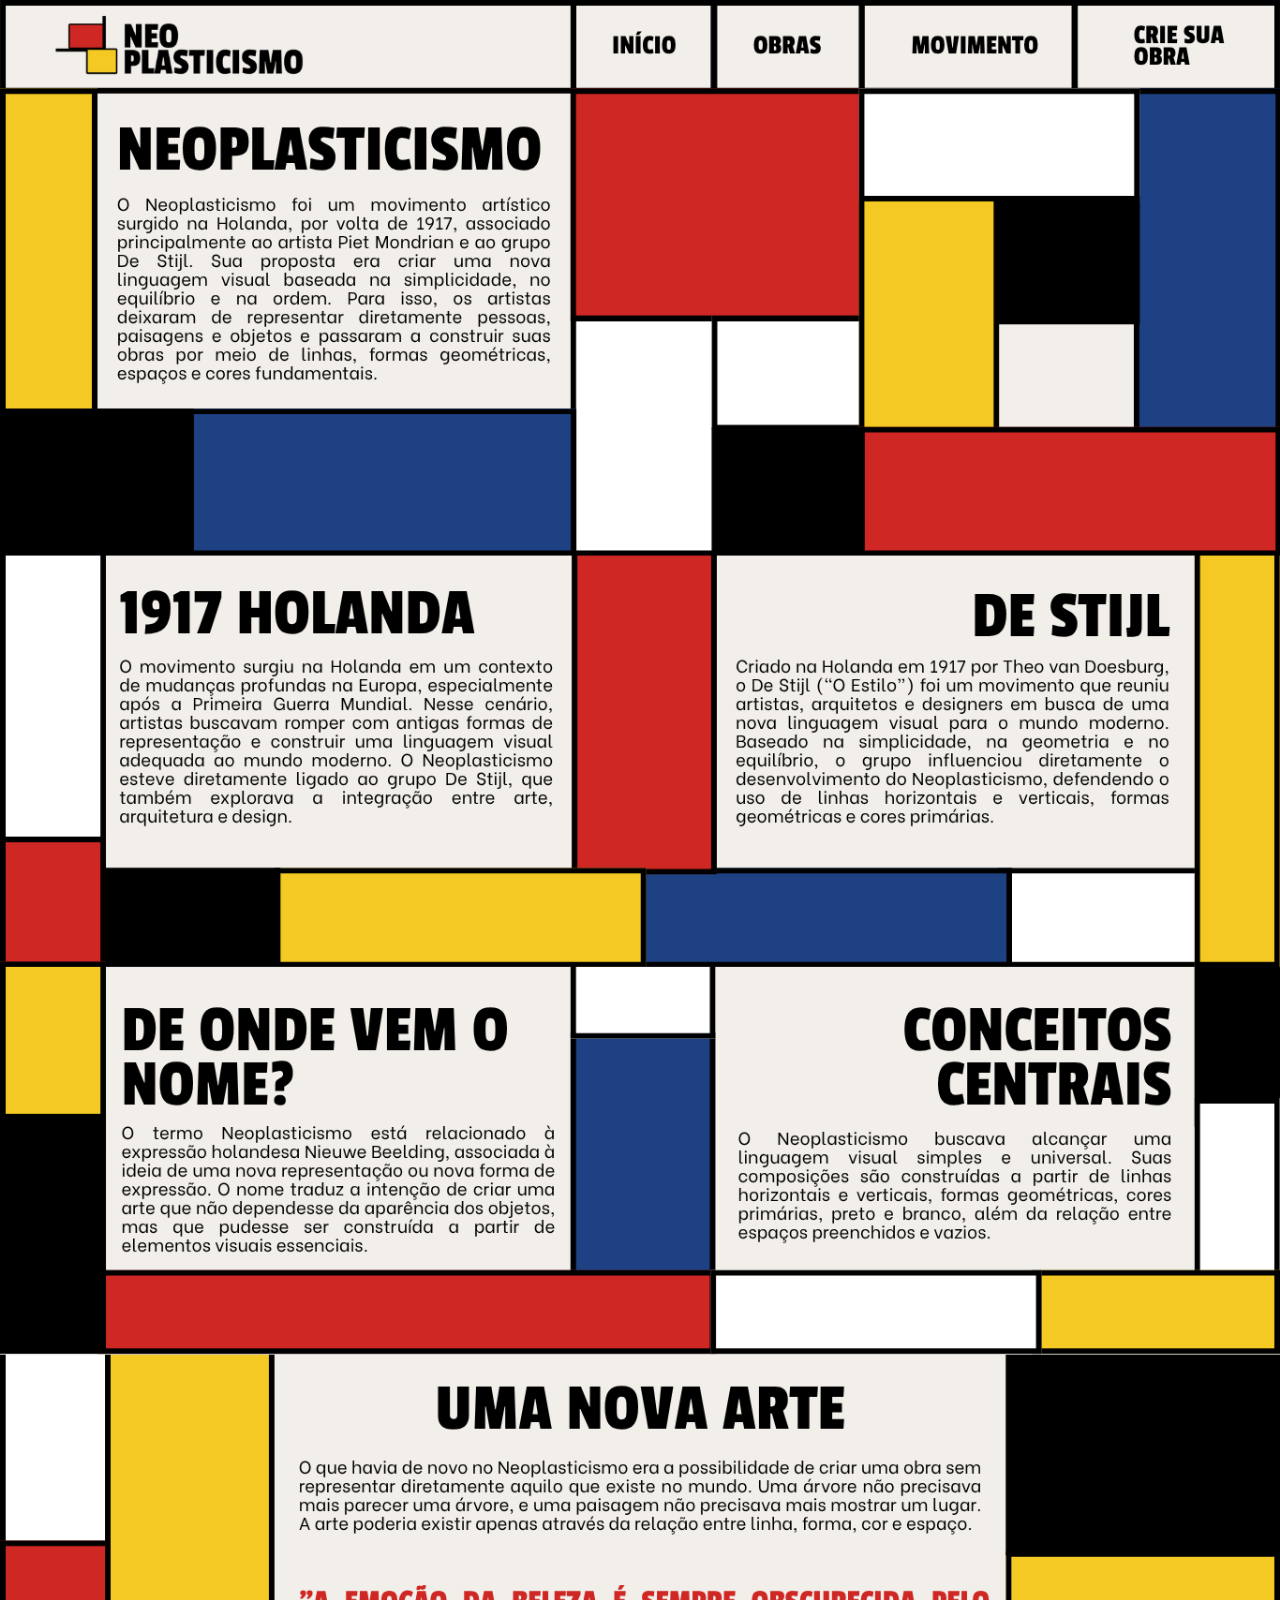
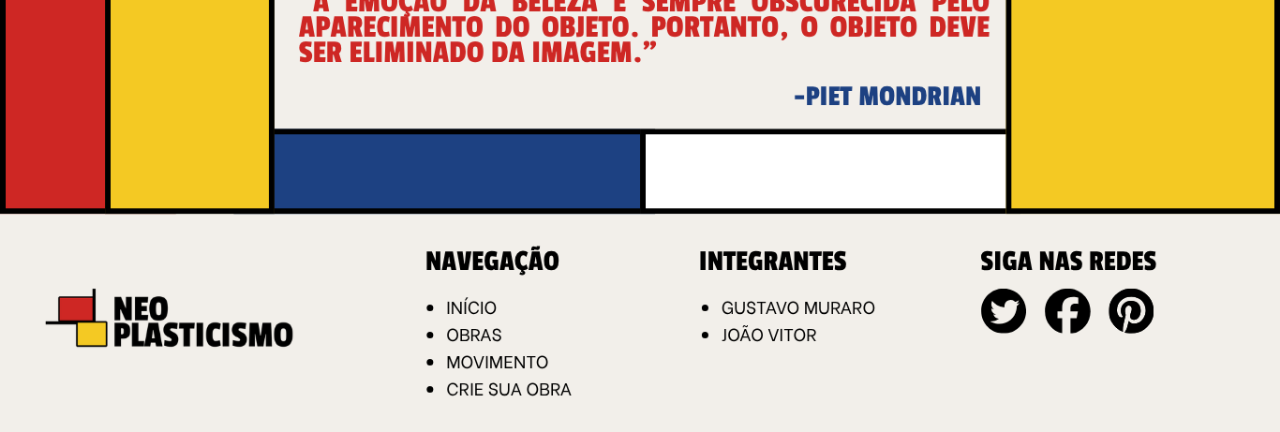
<file: index.html>
<!doctype html>
<html lang="pt-BR">
<head>
<meta charset="utf-8">
<meta name="viewport" content="width=device-width, initial-scale=1">
<link rel="icon" type="image/png" href="icone.png">
<title>NeoPlasticismo</title>
<link rel="stylesheet" href="styles.css">
</head>
<body>
<main id="site" aria-label="Site sobre Neoplasticismo">
  <section class="page" data-page="1">
    <img src="assets/page1.png" alt="Página inicial do site Neo Plasticismo" draggable="false">
    <div class="hotspot nav home" data-go="1" aria-label="Início"></div>
    <div class="hotspot nav works" data-go="2" aria-label="Obras"></div>
    <div class="hotspot nav movement" data-go="3" aria-label="Movimento"></div>
    <div class="hotspot nav create" data-create aria-label="Crie sua obra"></div>
    <div class="hotspot footer-home" data-go="1"></div>
    <div class="hotspot footer-works" data-go="2"></div>
    <div class="hotspot footer-movement" data-go="3"></div>
  </section>

  <section class="page" data-page="2" hidden>
    <img src="assets/page2.png" alt="Página de obras do site Neo Plasticismo" draggable="false">
    <div class="hotspot nav home" data-go="1" aria-label="Início"></div>
    <div class="hotspot nav works" data-go="2" aria-label="Obras"></div>
    <div class="hotspot nav movement" data-go="3" aria-label="Movimento"></div>
    <div class="hotspot nav create" data-create aria-label="Crie sua obra"></div>
    <a class="hotspot artwork a1" href="https://www.kunstmuseum.nl/en/collection/composition-red-blue-black-yellow-and-gray" target="_blank" rel="noopener" aria-label="Fonte oficial da obra de Piet Mondrian"></a>
    <a class="hotspot artwork a2" href="https://www.guggenheim.org/artwork/1078" target="_blank" rel="noopener" aria-label="Fonte oficial da obra de Theo van Doesburg"></a>
    <a class="hotspot artwork a3" href="https://www.moma.org/collection/works/4044" target="_blank" rel="noopener" aria-label="Fonte oficial da obra de Gerrit Rietveld"></a>
    <a class="hotspot artwork a4" href="https://www.metmuseum.org/art/collection/search/481484" target="_blank" rel="noopener" aria-label="Fonte oficial da obra de Ilya Bolotowsky"></a>
    <a class="hotspot artwork a5" href="https://www.museedegrenoble.fr/oeuvre/2293/1922-composition-n-3.htm" target="_blank" rel="noopener" aria-label="Fonte oficial da obra de Jean Gorin"></a>
    <a class="hotspot artwork a6" href="https://whitney.org/collection/works/51" target="_blank" rel="noopener" aria-label="Fonte oficial da obra de Burgoyne Diller"></a>
    <div class="hotspot footer-home" data-go="1"></div>
    <div class="hotspot footer-works" data-go="2"></div>
    <div class="hotspot footer-movement" data-go="3"></div>
  </section>

  <section class="page" data-page="3" hidden>
    <img src="assets/page3.png" alt="Página do movimento Neoplasticismo" draggable="false">
    <div class="hotspot nav home" data-go="1" aria-label="Início"></div>
    <div class="hotspot nav works" data-go="2" aria-label="Obras"></div>
    <div class="hotspot nav movement" data-go="3" aria-label="Movimento"></div>
    <div class="hotspot nav create" data-create aria-label="Crie sua obra"></div>
    <div class="hotspot footer-home" data-go="1"></div>
    <div class="hotspot footer-works" data-go="2"></div>
    <div class="hotspot footer-movement" data-go="3"></div>
  </section>
</main>


<script src="script.js"></script>
</body>
</html>
</file>
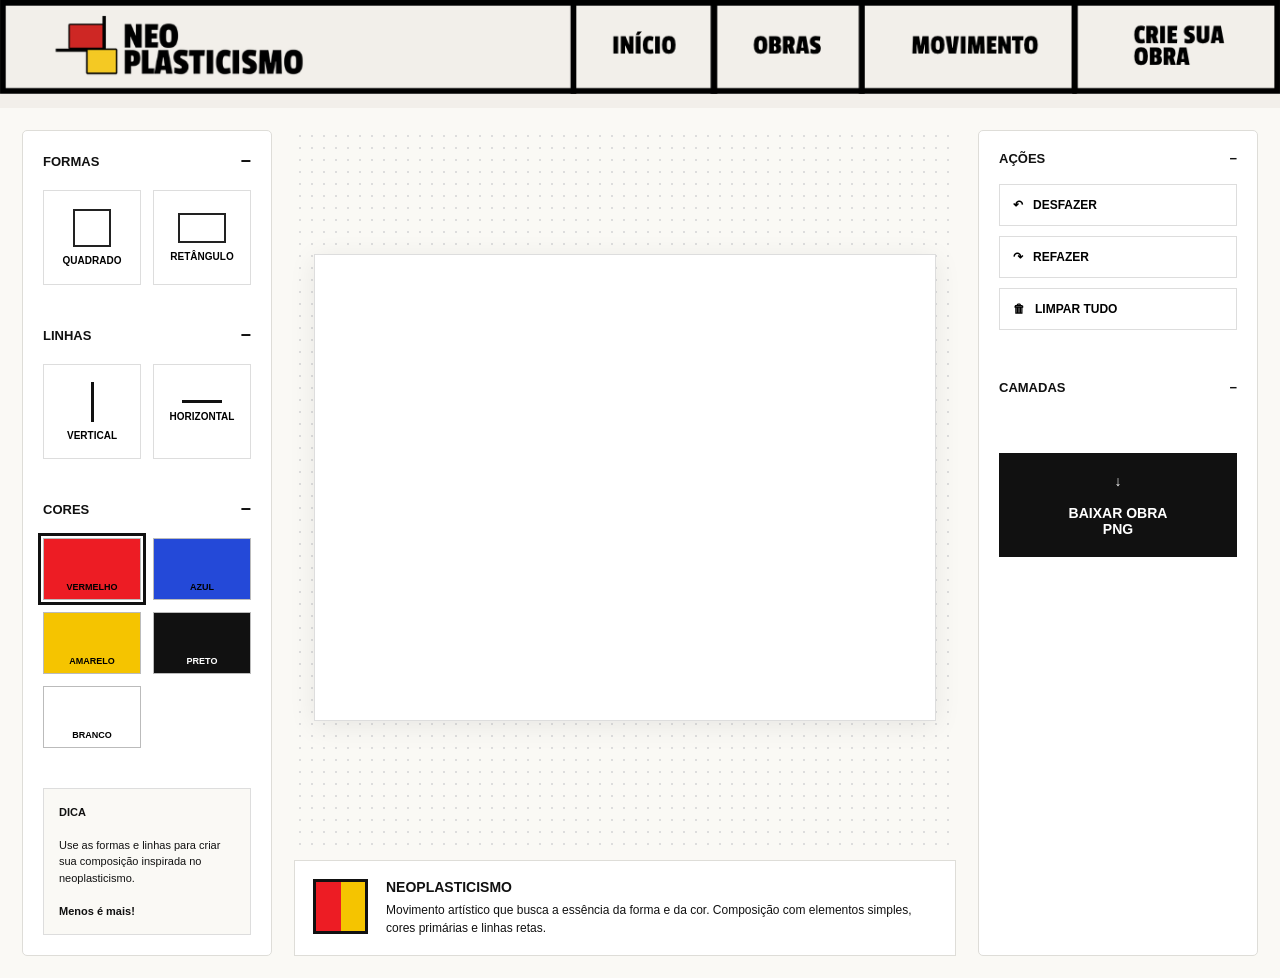
<file: crieobra.html>
<!DOCTYPE html>
<html lang="pt-BR">
<head>
<meta charset="UTF-8">
<meta name="viewport" content="width=device-width, initial-scale=1.0">
<link rel="icon" type="image/png" href="icone.png">
<title>NeoPlasticismo</title>

<style>
*{box-sizing:border-box;margin:0;padding:0}

:root{
    --red:#ed1c24;
    --blue:#2449d8;
    --yellow:#f5c400;
    --black:#111;
    --white:#fff;
    --cream:#faf9f5;
    --border:#deddd8;
}

body{
    font-family:Arial,Helvetica,sans-serif;
    background:var(--cream);
    color:var(--black);
    min-height:100vh;
}


/* =========================
   MENU EM IMAGEM
   ========================= */

.image-menu{
    position:relative;
    width:100%;
    height:auto;
    padding:0;
    margin:0;
    border:0;
    display:block;
    line-height:0;
}

.image-menu img{
    display:block;
    width:100%;
    height:auto;
    margin:0;
    padding:0;
}

.menu-link{
    position:absolute;
    top:0;
    height:100%;
    display:block;
    z-index:10;
}


/* INÍCIO */
.menu-link.inicio{
    left:44.87%;
    width:10.98%;
}


/* OBRAS */
.menu-link.obras{
    left:55.85%;
    width:11.35%;
}


/* MOVIMENTO */
.menu-link.movimento{
    left:67.20%;
    width:16.60%;
}


/* CRIE SUA OBRA */
.menu-link.crie{
    left:83.80%;
    width:16.20%;
}


/* =========================
   ÁREA DE CRIAÇÃO
   ========================= */

.app{
    display:grid;
    grid-template-columns:250px minmax(400px,1fr) 280px;
    gap:22px;
    padding:22px;
    min-height:calc(100vh - 100px);
}

.panel{
    background:white;
    border:1px solid var(--border);
    border-radius:5px;
    overflow:hidden;
}

.panel-section{
    padding:20px;
    border-bottom:0
}

.panel-title{
    display:flex;
    justify-content:space-between;
    align-items:center;
    font-size:13px;
    font-weight:900;
    margin-bottom:18px
}

.minus{
    font-size:18px
}

.tools-grid{
    display:grid;
    grid-template-columns:1fr 1fr;
    gap:12px
}

.tool{
    border:1px solid #ddd;
    background:white;
    height:95px;
    display:flex;
    flex-direction:column;
    align-items:center;
    justify-content:center;
    cursor:pointer;
    transition:.15s
}

.tool:hover{
    border-color:#111;
    transform:translateY(-2px)
}

.tool-icon{
    width:38px;
    height:38px;
    border:2px solid #222;
    margin-bottom:8px
}

.tool-icon.rectangle{
    width:48px;
    height:30px
}

.tool-icon.vertical{
    width:3px;
    height:40px;
    background:#111;
    border:none
}

.tool-icon.horizontal{
    width:40px;
    height:3px;
    background:#111;
    border:none
}

.tool span{
    font-size:10px;
    font-weight:bold
}

.colors{
    display:grid;
    grid-template-columns:1fr 1fr;
    gap:12px
}

.color{
    height:62px;
    border:1px solid #bbb;
    cursor:pointer;
    display:flex;
    align-items:flex-end;
    justify-content:center;
    padding-bottom:7px;
    font-size:9px;
    font-weight:bold
}

.color.red{
    background:var(--red)
}

.color.blue{
    background:var(--blue)
}

.color.yellow{
    background:var(--yellow)
}

.color.black{
    background:#111;
    color:white
}

.color.white{
    background:white
}

.color.selected{
    outline:3px solid #111;
    outline-offset:2px
}

.editor-area{
    display:flex;
    flex-direction:column;
    min-width:0
}

.canvas-wrapper{
    flex:1;
    min-height:600px;
    background:radial-gradient(#ddd 1px,transparent 1px);
    background-size:12px 12px;
    padding:20px;
    display:flex;
    justify-content:center;
    align-items:center
}

#artboard{
    width:min(100%,850px);
    aspect-ratio:4/3;
    background:white;
    position:relative;
    overflow:hidden;
    box-shadow:0 5px 25px rgba(0,0,0,.08);
    border:1px solid #ddd;
    user-select:none
}

.element{
    position:absolute;
    cursor:move
}

.shape{
    border:4px solid #111
}

.line{
    background:#111
}

.line.vertical{
    width:5px
}

.line.horizontal{
    height:5px
}

.element.selected{
    outline:2px dashed #111;
    outline-offset:5px
}

.resize-handle{
    position:absolute;
    width:12px;
    height:12px;
    right:-7px;
    bottom:-7px;
    background:white;
    border:2px solid #111;
    cursor:nwse-resize;
    display:none;
    z-index:5
}

.element.selected .resize-handle{
    display:block
}

.info-box{
    background:white;
    border:1px solid var(--border);
    padding:18px;
    display:flex;
    gap:18px;
    margin-top:15px
}

.info-icon{
    width:55px;
    height:55px;
    border:3px solid #111;
    background:linear-gradient(
        90deg,
        var(--red) 0 50%,
        var(--yellow) 50%
    );
    flex-shrink:0
}

.info h3{
    font-size:14px;
    margin-bottom:6px
}

.info p{
    font-size:12px;
    line-height:1.5
}

.action{
    width:100%;
    padding:13px;
    border:1px solid #ddd;
    background:white;
    margin-bottom:10px;
    text-align:left;
    font-weight:bold;
    font-size:12px;
    cursor:pointer
}

.action:hover{
    background:#f5f5f5
}

.download{
    width:100%;
    background:#111;
    color:white;
    border:none;
    padding:20px;
    font-size:14px;
    font-weight:bold;
    cursor:pointer
}

.download:hover{
    background:#222
}

.layer{
    display:flex;
    align-items:center;
    gap:9px;
    padding:10px 0;
    border-bottom:0;
    font-size:11px;
    cursor:pointer
}

.layer-color{
    width:20px;
    height:20px;
    border:1px solid #999
}

.layer-name{
    flex:1
}

.layer button{
    border:none;
    background:none;
    cursor:pointer;
    font-size:15px
}

.tip{
    background:#faf9f5;
    border:1px solid #ddd;
    padding:15px;
    font-size:11px;
    line-height:1.5
}

.mobile-toolbar{
    display:none
}


/* =========================
   TABLET
   ========================= */

@media(max-width:1100px){

    .app{
        grid-template-columns:210px minmax(350px,1fr);
    }

    .right-panel{
        display:block;
        grid-column:1 / -1;
        width:100%;
    }
}


/* =========================
   CELULAR
   ========================= */

@media(max-width:750px){

    .app{
        display:block;
        padding:10px
    }

    .left-panel{
        display:none
    }

    .editor-area{
        width:100%
    }

    .canvas-wrapper{
        padding:8px;
        min-height:auto;
        height:auto
    }

    #artboard{
        width:100%;
        aspect-ratio:1/1
    }

    .mobile-toolbar{
        display:flex;
        position:sticky;
        bottom:0;
        z-index:100;
        background:white;
        border:1px solid #ddd;
        padding:8px;
        gap:7px;
        overflow-x:auto;
        margin-top:10px
    }

    .mobile-tool{
        min-width:58px;
        height:58px;
        background:white;
        border:1px solid #ccc;
        display:flex;
        align-items:center;
        justify-content:center;
        font-size:9px;
        font-weight:bold;
        cursor:pointer
    }

    .mobile-tool.red{
        background:var(--red)
    }

    .mobile-tool.blue{
        background:var(--blue)
    }

    .mobile-tool.yellow{
        background:var(--yellow)
    }

    .mobile-tool.black{
        background:#111;
        color:white
    }

    .mobile-tool.white{
        background:white
    }

    .info-box{
        margin-top:10px
    }

    .shape{
        border-width:3px
    }

    .line.vertical{
        width:4px
    }

    .line.horizontal{
        height:4px
    }

    .right-panel{
        display:block;
        margin-top:10px;
        width:100%;
    }

    .right-panel .panel-section{
        padding:16px
    }

}
</style>
</head>

<body>

<header class="image-menu">

    <img src="menu.png" alt="Menu Neo Plasticismo">

    <a href="index.html#1" class="menu-link inicio" aria-label="Início"></a>

    <a href="index.html#2" class="menu-link obras" aria-label="Obras"></a>

    <a href="index.html#3" class="menu-link movimento" aria-label="Movimento"></a>

    <a href="crieobra.html" class="menu-link crie" aria-label="Crie sua obra"></a>


</header>

<main class="app">

    <aside class="panel left-panel">
        <div class="panel-section">
            <div class="panel-title">FORMAS <span class="minus">−</span></div>
            <div class="tools-grid">
                <button class="tool" onclick="addShape('square')">
                    <div class="tool-icon"></div>
                    <span>QUADRADO</span>
                </button>
                <button class="tool" onclick="addShape('rectangle')">
                    <div class="tool-icon rectangle"></div>
                    <span>RETÂNGULO</span>
                </button>
            </div>
        </div>

        <div class="panel-section">
            <div class="panel-title">LINHAS <span class="minus">−</span></div>
            <div class="tools-grid">
                <button class="tool" onclick="addLine('vertical')">
                    <div class="tool-icon vertical"></div>
                    <span>VERTICAL</span>
                </button>
                <button class="tool" onclick="addLine('horizontal')">
                    <div class="tool-icon horizontal"></div>
                    <span>HORIZONTAL</span>
                </button>
            </div>
        </div>

        <div class="panel-section">
            <div class="panel-title">CORES <span class="minus">−</span></div>
            <div class="colors">
                <button class="color red selected" onclick="selectColor('#ed1c24',this)">VERMELHO</button>
                <button class="color blue" onclick="selectColor('#2449d8',this)">AZUL</button>
                <button class="color yellow" onclick="selectColor('#f5c400',this)">AMARELO</button>
                <button class="color black" onclick="selectColor('#111111',this)">PRETO</button>
                <button class="color white" onclick="selectColor('#ffffff',this)">BRANCO</button>
            </div>
        </div>

        <div class="panel-section">
            <div class="tip">
                <strong>DICA</strong><br><br>
                Use as formas e linhas para criar sua composição inspirada no neoplasticismo.
                <br><br><strong>Menos é mais!</strong>
            </div>
        </div>
    </aside>

    <section class="editor-area">
        <div class="canvas-wrapper">
            <div id="artboard"></div>
        </div>

        <div class="info-box">
            <div class="info-icon"></div>
            <div class="info">
                <h3>NEOPLASTICISMO</h3>
                <p>
                    Movimento artístico que busca a essência da forma e da cor.
                    Composição com elementos simples, cores primárias e linhas retas.
                </p>
            </div>
        </div>

        <div class="mobile-toolbar">
            <button class="mobile-tool" onclick="addShape('square')">□</button>
            <button class="mobile-tool" onclick="addShape('rectangle')">▭</button>
            <button class="mobile-tool" onclick="addLine('vertical')">|</button>
            <button class="mobile-tool" onclick="addLine('horizontal')">—</button>
            <button class="mobile-tool red" onclick="selectColor('#ed1c24')"></button>
            <button class="mobile-tool blue" onclick="selectColor('#2449d8')"></button>
            <button class="mobile-tool yellow" onclick="selectColor('#f5c400')"></button>
            <button class="mobile-tool black" onclick="selectColor('#111111')"></button>
            <button class="mobile-tool white" onclick="selectColor('#ffffff')"></button>
        </div>
    </section>

    <aside class="panel right-panel">
        <div class="panel-section">
            <div class="panel-title">AÇÕES <span>−</span></div>
            <button class="action" onclick="undo()">↶ &nbsp; DESFAZER</button>
            <button class="action" onclick="redo()">↷ &nbsp; REFAZER</button>
            <button class="action" onclick="clearBoard()">🗑 &nbsp; LIMPAR TUDO</button>
        </div>

        <div class="panel-section">
            <div class="panel-title">CAMADAS <span>−</span></div>
            <div id="layers"></div>
        </div>

        <div class="panel-section">
            <button class="download" onclick="downloadPNG()">
                ↓<br><br>
                BAIXAR OBRA<br>
                PNG
            </button>
        </div>
    </aside>

</main>

<script>
const artboard = document.getElementById("artboard");
const layers = document.getElementById("layers");

let selectedColor = "#ed1c24";
let selectedElement = null;
let elements = [];
let history = [];
let historyIndex = -1;
let idCounter = 0;

function toggleMenu(){
    const nav = document.querySelector("nav");
    const button = document.querySelector(".menu-toggle");
    nav.classList.toggle("open");
    const open = nav.classList.contains("open");
    button.setAttribute("aria-expanded", open);
}

document.querySelectorAll("nav a").forEach(link => {
    link.addEventListener("click", () => {
        const nav = document.querySelector("nav");
        const button = document.querySelector(".menu-toggle");
        nav.classList.remove("open");
        button.setAttribute("aria-expanded", "false");
    });
});

function saveHistory(){
    const state = elements.map(el => ({...el}));
    history = history.slice(0, historyIndex + 1);
    history.push(state);
    historyIndex++;
}

function selectColor(color, button){
    selectedColor = color;

    document.querySelectorAll(".color")
        .forEach(el => el.classList.remove("selected"));

    if(button) button.classList.add("selected");

    if(selectedElement){
        const item = elements.find(e => e.id === selectedElement.dataset.id);
        if(item){
            item.color = color;
            render();
            selectElementById(item.id);
            saveHistory();
        }
    }
}

function addShape(type){
    const id = "element-" + (++idCounter);

    const element = {
        id,
        type,
        color:selectedColor,
        x:20 + Math.random()*45,
        y:20 + Math.random()*45,
        width:type === "square" ? 20 : 30,
        height:type === "square" ? 20 : 16,
        rotation:0,
        visible:true,
        locked:false
    };

    elements.push(element);
    render();
    selectElementById(id);
    saveHistory();
}

function addLine(direction){
    const id = "element-" + (++idCounter);

    const element = {
        id,
        type:"line",
        direction,
        color:"#111111",
        x:20 + Math.random()*50,
        y:20 + Math.random()*50,
        width:direction === "horizontal" ? 35 : 1,
        height:direction === "vertical" ? 35 : 1,
        visible:true,
        locked:false
    };

    elements.push(element);
    render();
    selectElementById(id);
    saveHistory();
}

function render(){
    artboard.innerHTML = "";

    elements.forEach(item => {
        if(!item.visible) return;

        const el = document.createElement("div");
        el.dataset.id = item.id;
        el.classList.add("element");

        el.style.left = item.x + "%";
        el.style.top = item.y + "%";
        el.style.width = item.width + "%";
        el.style.height = item.height + "%";
        el.style.background = item.color;

        if(item.type === "square" || item.type === "rectangle"){
            el.classList.add("shape");
        } else {
            el.classList.add("line", item.direction);
        }

        /*
         * AGORA TODAS AS PEÇAS TÊM ALÇA DE REDIMENSIONAMENTO,
         * inclusive as linhas.
         */
        const resize = document.createElement("div");
        resize.className = "resize-handle";
        el.appendChild(resize);

        resize.addEventListener("mousedown", startResize);
        resize.addEventListener("touchstart", startResize, {passive:false});

        el.addEventListener("mousedown", startDrag);
        el.addEventListener("touchstart", startDrag, {passive:false});

        el.addEventListener("click", e => {
            e.stopPropagation();
            selectElement(el);
        });

        artboard.appendChild(el);
    });

    updateLayers();
}

function selectElement(el){
    document.querySelectorAll(".element")
        .forEach(e => e.classList.remove("selected"));

    el.classList.add("selected");
    selectedElement = el;
}

function selectElementById(id){
    const el = document.querySelector(`[data-id="${id}"]`);
    if(el) selectElement(el);
}

let dragging = false;
let dragStartX, dragStartY;
let originalX, originalY;

function startDrag(e){
    if(e.target.classList.contains("resize-handle")) return;

    const id = e.currentTarget.dataset.id;
    const item = elements.find(e => e.id === id);

    if(!item || item.locked) return;

    selectElement(e.currentTarget);

    dragging = true;

    const point = getPoint(e);
    dragStartX = point.x;
    dragStartY = point.y;

    originalX = item.x;
    originalY = item.y;

    e.preventDefault();
}

function moveDrag(e){
    if(!dragging || !selectedElement) return;

    const id = selectedElement.dataset.id;
    const item = elements.find(e => e.id === id);
    if(!item) return;

    const point = getPoint(e);
    const rect = artboard.getBoundingClientRect();

    const dx = ((point.x - dragStartX) / rect.width) * 100;
    const dy = ((point.y - dragStartY) / rect.height) * 100;

    item.x = Math.max(0, Math.min(100 - item.width, originalX + dx));
    item.y = Math.max(0, Math.min(100 - item.height, originalY + dy));

    render();
    selectElementById(id);
}

function endDrag(){
    if(dragging){
        dragging = false;
        saveHistory();
    }
}

let resizing = false;
let resizeStartX, resizeStartY;
let originalWidth, originalHeight;

function startResize(e){
    e.stopPropagation();

    if(!selectedElement) return;

    const id = selectedElement.dataset.id;
    const item = elements.find(e => e.id === id);

    if(!item || item.locked) return;

    resizing = true;

    const point = getPoint(e);
    resizeStartX = point.x;
    resizeStartY = point.y;

    originalWidth = item.width;
    originalHeight = item.height;

    e.preventDefault();
}

function moveResize(e){
    if(!resizing || !selectedElement) return;

    const id = selectedElement.dataset.id;
    const item = elements.find(e => e.id === id);

    if(!item) return;

    const rect = artboard.getBoundingClientRect();
    const point = getPoint(e);

    const dx = ((point.x - resizeStartX) / rect.width) * 100;
    const dy = ((point.y - resizeStartY) / rect.height) * 100;

    /*
     * LINHA VERTICAL:
     * só aumenta/diminui a altura.
     */
    if(item.type === "line" && item.direction === "vertical"){
        item.height = Math.max(
            3,
            Math.min(100 - item.y, originalHeight + dy)
        );
    }

    /*
     * LINHA HORIZONTAL:
     * só aumenta/diminui a largura.
     */
    else if(item.type === "line" && item.direction === "horizontal"){
        item.width = Math.max(
            3,
            Math.min(100 - item.x, originalWidth + dx)
        );
    }

    /*
     * FORMAS:
     * largura e altura podem ser alteradas.
     */
    else{
        item.width = Math.max(
            4,
            Math.min(100 - item.x, originalWidth + dx)
        );

        item.height = Math.max(
            4,
            Math.min(100 - item.y, originalHeight + dy)
        );
    }

    render();
    selectElementById(id);
}

function endResize(){
    if(resizing){
        resizing = false;
        saveHistory();
    }
}

document.addEventListener("mousemove", moveDrag);
document.addEventListener("mousemove", moveResize);
document.addEventListener("mouseup", endDrag);
document.addEventListener("mouseup", endResize);

document.addEventListener("touchmove", moveDrag, {passive:false});
document.addEventListener("touchmove", moveResize, {passive:false});
document.addEventListener("touchend", endDrag);
document.addEventListener("touchend", endResize);

function getPoint(e){
    if(e.touches && e.touches.length){
        return {
            x:e.touches[0].clientX,
            y:e.touches[0].clientY
        };
    }

    return {
        x:e.clientX,
        y:e.clientY
    };
}

function updateLayers(){
    layers.innerHTML = "";

    [...elements].reverse().forEach(item => {
        const layer = document.createElement("div");
        layer.className = "layer";

        const color = document.createElement("div");
        color.className = "layer-color";
        color.style.background = item.color;

        const name = document.createElement("div");
        name.className = "layer-name";
        name.textContent =
            item.type === "line"
            ? "Linha " + item.direction
            : item.type === "square"
            ? "Quadrado"
            : "Retângulo";

        const eye = document.createElement("button");
        eye.innerHTML = item.visible ? "◉" : "○";

        eye.onclick = e => {
            e.stopPropagation();
            item.visible = !item.visible;
            render();
            saveHistory();
        };

        const lock = document.createElement("button");
        lock.innerHTML = item.locked ? "🔒" : "♧";

        lock.onclick = e => {
            e.stopPropagation();
            item.locked = !item.locked;
            updateLayers();
        };

        layer.appendChild(color);
        layer.appendChild(name);
        layer.appendChild(eye);
        layer.appendChild(lock);

        layer.onclick = () => selectElementById(item.id);

        layers.appendChild(layer);
    });
}

function deleteSelected(){
    if(!selectedElement) return;

    const id = selectedElement.dataset.id;

    elements = elements.filter(e => e.id !== id);

    selectedElement = null;
    render();
    saveHistory();
}

function clearBoard(){
    if(elements.length === 0) return;

    if(!confirm("Deseja apagar toda a obra?")) return;

    elements = [];
    selectedElement = null;
    render();
    saveHistory();
}

function undo(){
    if(historyIndex <= 0) return;

    historyIndex--;

    elements = history[historyIndex].map(el => ({...el}));

    selectedElement = null;
    render();
}

function redo(){
    if(historyIndex >= history.length - 1) return;

    historyIndex++;

    elements = history[historyIndex].map(el => ({...el}));

    selectedElement = null;
    render();
}

document.addEventListener("keydown", e => {
    if(e.key === "Delete" || e.key === "Backspace"){
        deleteSelected();
    }

    if(e.ctrlKey && e.key.toLowerCase() === "z"){
        e.preventDefault();
        undo();
    }

    if(e.ctrlKey && e.key.toLowerCase() === "y"){
        e.preventDefault();
        redo();
    }
});

artboard.addEventListener("click", () => {
    document.querySelectorAll(".element")
        .forEach(e => e.classList.remove("selected"));

    selectedElement = null;
});

function downloadPNG(){
    const rect = artboard.getBoundingClientRect();
    const scale = 2;

    const canvas = document.createElement("canvas");

    canvas.width = rect.width * scale;
    canvas.height = rect.height * scale;

    const ctx = canvas.getContext("2d");

    ctx.scale(scale, scale);

    ctx.fillStyle = "#ffffff";
    ctx.fillRect(0, 0, rect.width, rect.height);

    elements.forEach(item => {
        if(!item.visible) return;

        ctx.fillStyle = item.color;

        const x = item.x / 100 * rect.width;
        const y = item.y / 100 * rect.height;
        const width = item.width / 100 * rect.width;
        const height = item.height / 100 * rect.height;

        if(item.type === "line"){
            ctx.fillRect(x, y, width, height);
        }else{
            ctx.fillRect(x, y, width, height);

            ctx.strokeStyle = "#111";
            ctx.lineWidth = 4;

            ctx.strokeRect(x, y, width, height);
        }
    });

    const link = document.createElement("a");

    link.download = "minha-obra-neoplasticista.png";
    link.href = canvas.toDataURL("image/png");

    link.click();
}

saveHistory();
</script>

</body>
</html>
</file>
<file: styles.css>
@import url('https://fonts.googleapis.com/css2?family=Be+Vietnam:wght@400;500;600&family=Passion+One:wght@400&display=swap');

:root{
  --bg:#F1EFE9;
  --black:#000;
  --red:#CD2624;
  --yellow:#F4C823;
  --blue:#1C4081;
}
*{box-sizing:border-box}
html,body{margin:0;padding:0;background:var(--bg);overflow-x:hidden}
body{font-family:'Be Vietnam',Arial,sans-serif}
#site{width:100%;max-width:none;margin:0;background:var(--bg)}
.page{position:relative;width:100%;line-height:0}
.page>img{display:block;width:100%;height:auto;user-select:none}
.hotspot{position:absolute;display:block;cursor:pointer;background:transparent}
.nav{top:0;height:4.3%}
.home{left:47.75%;width:10.2%}
.works{left:57.95%;width:10.9%}
.movement{left:68.85%;width:16.0%}
.create{left:84.85%;width:15.15%}
.footer-home{left:31%;bottom:1.3%;width:10%;height:4%}
.footer-works{left:40%;bottom:1.3%;width:10%;height:4%}
.footer-movement{left:50%;bottom:1.3%;width:10%;height:4%}

/* Hotspots on the artwork cards in page 2.
   Coordinates are relative to the original 1025px-wide page. */
.artwork{z-index:3}
.a1{left:7.0%;top:8.4%;width:39%;height:9.2%}
.a2{left:4.5%;top:19.8%;width:42%;height:8.2%}
.a3{left:10%;top:29.5%;width:39%;height:10.8%}
.a4{left:1.5%;top:43.0%;width:48%;height:5.5%}
.a5{left:12%;top:50.6%;width:32%;height:9.0%}
.a6{left:12%;top:62.0%;width:32%;height:9.5%}

dialog{
  border:4px solid #000;
  background:var(--bg);
  width:min(900px,92vw);
  max-height:92vh;
  padding:0;
}
dialog::backdrop{background:rgba(0,0,0,.82)}
.close{
  position:absolute;right:8px;top:2px;border:0;background:none;
  font:48px/1 'Passion One',sans-serif;cursor:pointer;color:#000;
}
.creator-inner{padding:32px}
.creator-inner h1{
  font:64px/0.9 'Passion One',sans-serif;
  margin:0 0 10px;
}
.creator-inner p{font-size:18px;margin:0 0 22px}
.creator-grid{display:flex;gap:24px;align-items:flex-start;flex-wrap:wrap}
#canvas{width:min(600px,75vw);height:auto;border:4px solid #000;background:#F1EFE9}
.controls{display:flex;flex-direction:column;gap:10px;min-width:170px}
.controls button{
  border:4px solid #000;background:#F1EFE9;padding:12px 10px;
  font:24px/1 'Passion One',sans-serif;cursor:pointer;
}
.controls button:hover{transform:translateX(3px)}
@media(max-width:700px){
  .creator-inner{padding:22px}
  .creator-inner h1{font-size:46px}
  .creator-inner p{font-size:15px}
}
</file>
